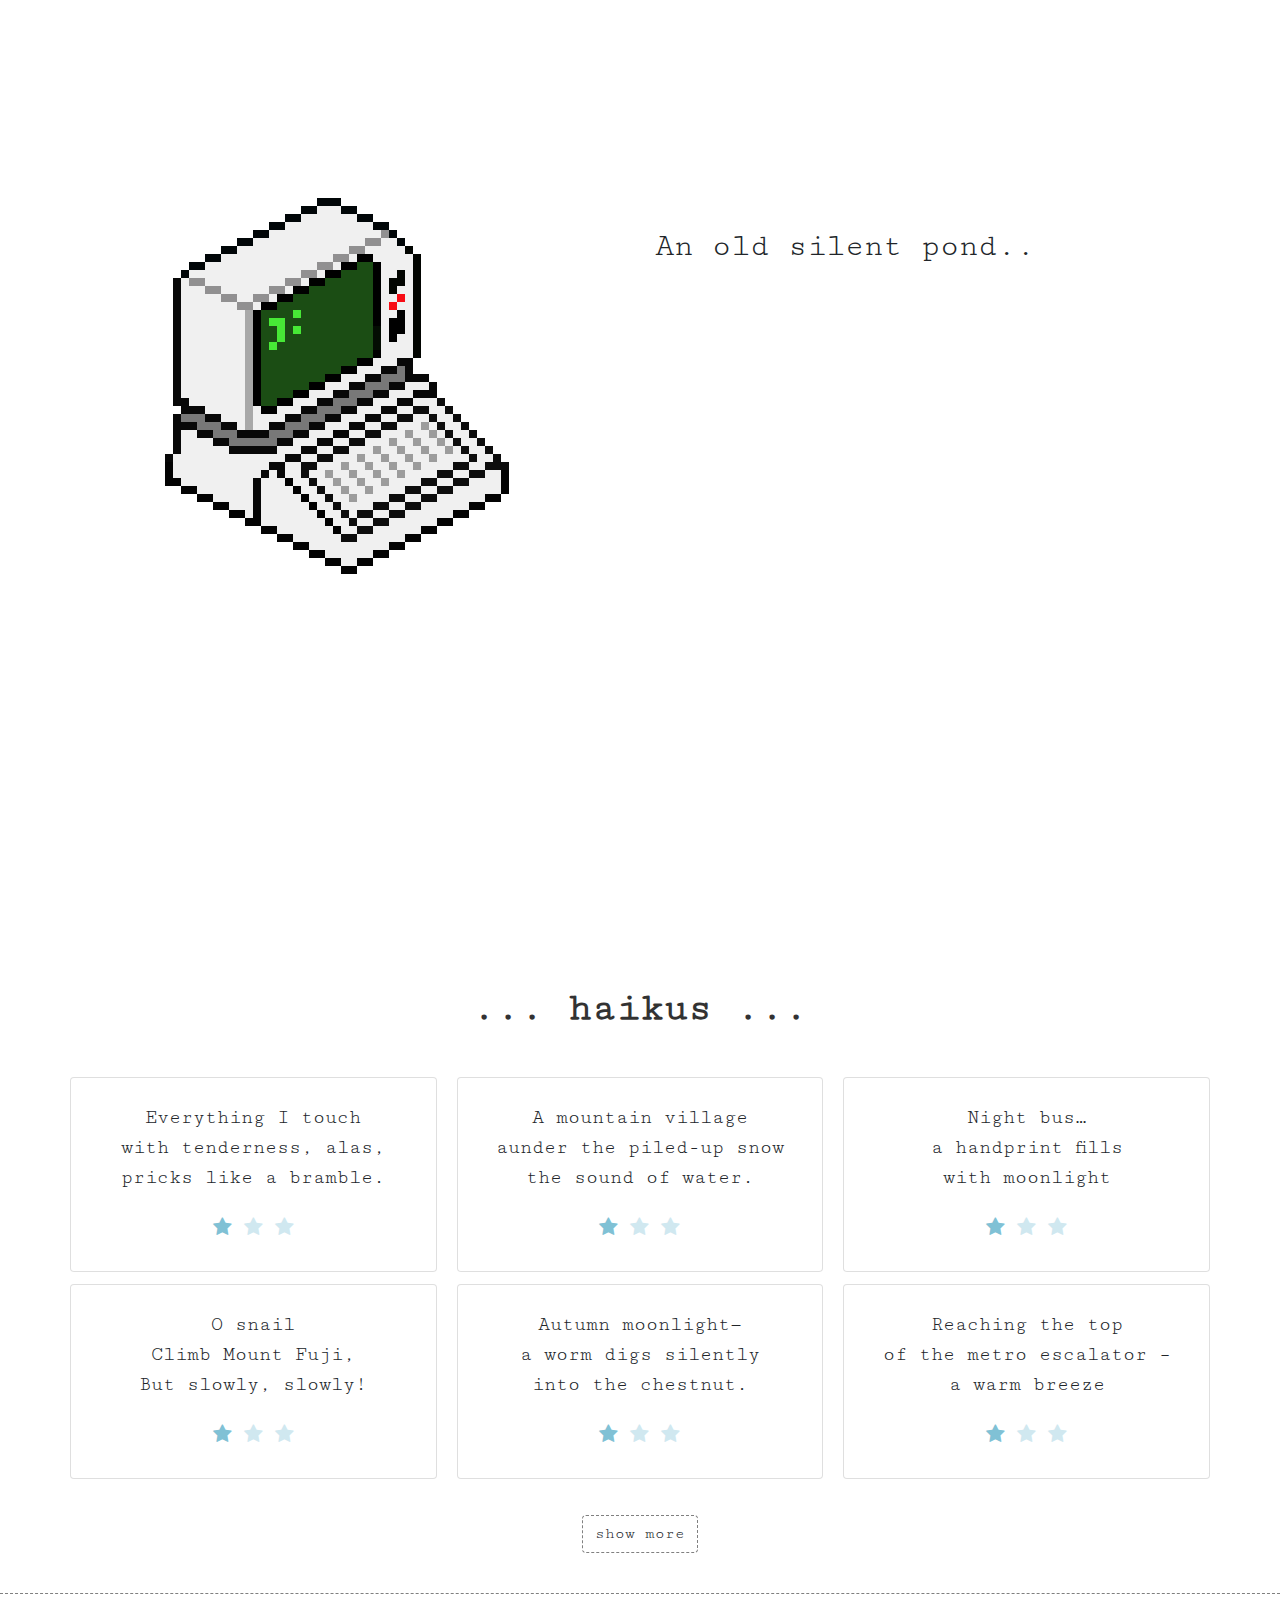
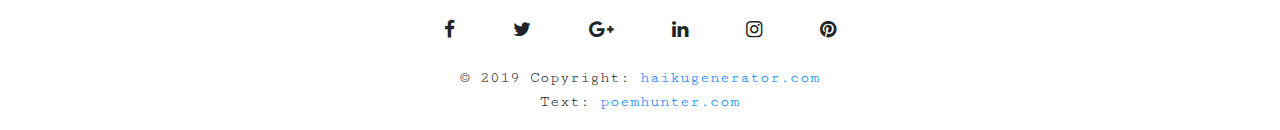
<file: index.html>
<!DOCTYPE html>
<html>
  <head>
    <title>Rate My Haiku</title>
    <meta charset="utf-8" />
    <meta
      name="viewport"
      content="width=device-width, initial-scale=1, shrink-to-fit=no"
    />
    <!-- Favicon -->
    <link rel="icon" type="image/png" href="./images/favicon.png" />

    <!-- Stylesheets -->
    <link
      rel="stylesheet"
      href="https://stackpath.bootstrapcdn.com/bootstrap/4.3.1/css/bootstrap.min.css"
      integrity="sha384-ggOyR0iXCbMQv3Xipma34MD+dH/1fQ784/j6cY/iJTQUOhcWr7x9JvoRxT2MZw1T"
      crossorigin="anonymous"
    />
    <link rel="stylesheet" type="text/css" href="./css/stylesheet.css" />

    <!-- Fonts -->
    <link
      href="https://fonts.googleapis.com/css?family=Cutive+Mono|Major+Mono+Display"
      rel="stylesheet"
    />
    <link
      href="https://stackpath.bootstrapcdn.com/font-awesome/4.7.0/css/font-awesome.min.css"
      rel="stylesheet"
      integrity="sha384-wvfXpqpZZVQGK6TAh5PVlGOfQNHSoD2xbE+QkPxCAFlNEevoEH3Sl0sibVcOQVnN"
      crossorigin="anonymous"
    />

    <!-- JQuery -->
    <script
      src="https://code.jquery.com/jquery-3.3.1.slim.min.js"
      integrity="sha384-q8i/X+965DzO0rT7abK41JStQIAqVgRVzpbzo5smXKp4YfRvH+8abtTE1Pi6jizo"
      crossorigin="anonymous"
    ></script>
  </head>

  <body>
    <!-- Nav -->
    <nav id="sticky-nav" class="navbar sticky-top navbar-light bg-light">
      <a href="#"><img src="./images/favicon.png" class="logo"/></a>
      <ul class="nav justify-content-end">
        <li class="nav-item">
          <a class="nav-link" href="#past-haikus">Haikus</a>
        </li>
        <li class="nav-item">
          <a class="nav-link" href="./about.html">About</a>
        </li>
        <li class="nav-item">
            <a class="nav-link" href="./other.html">→</a>
        </li>
      </ul>
    </nav>

    <!-- Home -->
    <div class="container">
      <div class="row">
        <div class="mic col-sm-6">
          <img
            src="./images/rmh.png"
            id="main-img"
            class="img-fluid"
            alt="Responsive image"
          />
        </div>

        <!-- Haiku -->
        <div class="main-haiku-container pt-5 col-sm-6 typewriter">
          <h2 class="main-haiku">
            An old silent pond... <br />A frog jumps into the pond,
            <br />splash! Silence again. 
            <div class='mt-2'>
              <button type="button" onClick='animateMain()' class="btn btn-dark">generate</button>
              <a href="#past-haikus" class="btn btn-dark">see more haikus</a>
              <a href="./about.html" class="btn btn-dark">about</a>
            </div>
          </h2>
        </div>
      </div>
    </div>
    

      <!-- Past Haikus -->
    <div class="container sub-container">
      <div class="row">
        <h1 id="past-haikus" class="header col-12 text-center">
          ... haikus ...
        </h1>
      </div>

      <div class="row">
        <div class="card-columns">

          <div class="card p-4 text-center">
            <blockquote class="blockquote mb-0">
              <p>
                Everything I touch <br />with tenderness, alas, <br />pricks
                like a bramble.
              </p>
              <div class="rating p-1">
                <div class="stars">
                  <a class="star rated"></a>
                  <a class="star"></a>
                  <a class="star"></a>
                </div>
              </div>
            </blockquote>
          </div>

          <div class="card p-4 text-center">
            <blockquote class="blockquote mb-0">
              <p>O snail <br />Climb Mount Fuji, <br />But slowly, slowly!</p>
              <div class="rating p-1">
                <div class="stars">
                  <a class="star rated"></a>
                  <a class="star"></a>
                  <a class="star"></a>
                </div>
              </div>
            </blockquote>
          </div>

          <div class="card p-4 text-center">
            <blockquote class="blockquote mb-0">
              <p>
                A mountain village<br />aunder the piled-up snow <br />the sound
                of water.
              </p>
              <div class="rating p-1">
                <div class="stars">
                  <a class="star rated"></a>
                  <a class="star"></a>
                  <a class="star"></a>
                </div>
              </div>
            </blockquote>
          </div>

          <div class="card p-4 text-center">
            <blockquote class="blockquote mb-0">
              <p>
                Autumn moonlight— <br />a worm digs silently<br />into the
                chestnut.
              </p>
              <div class="rating p-1">
                <div class="stars">
                  <a class="star rated"></a>
                  <a class="star"></a>
                  <a class="star"></a>
                </div>
              </div>
            </blockquote>
          </div>

          <div class="card p-4 text-center">
            <blockquote class="blockquote mb-0">
              <p>
                Night bus…
                <br />a handprint fills <br />with moonlight
              </p>
              <div class="rating p-1">
                <div class="stars">
                  <a class="star rated"></a>
                  <a class="star"></a>
                  <a class="star"></a>
                </div>
              </div>
            </blockquote>
          </div>

          <div class="card p-4 text-center">
            <blockquote class="blockquote mb-0">
              <p>
                Reaching the top
                <br />of the metro escalator – <br />a warm breeze
              </p>
              <div class="rating p-1">
                <div class="stars">
                  <a class="star rated"></a>
                  <a class="star"></a>
                  <a class="star"></a>
                </div>
              </div>
            </blockquote>
          </div>
        </div>
      </div>
      

    <!-- More Haikus  -->
      <div id='hide' class="row" >
        <div class="card-columns">

          <div class="card p-4 text-center">
            <blockquote class="blockquote mb-0">
              <p>
                Everything I touch <br />with tenderness, alas, <br />pricks
                like a bramble.
              </p>
              <div class="rating p-1">
                <div class="stars">
                  <a class="star rated"></a>
                  <a class="star"></a>
                  <a class="star"></a>
                </div>
              </div>
            </blockquote>
          </div>

          <div class="card p-4 text-center">
            <blockquote class="blockquote mb-0">
              <p>O snail <br />Climb Mount Fuji, <br />But slowly, slowly!</p>
              <div class="rating p-1">
                <div class="stars">
                  <a class="star rated"></a>
                  <a class="star"></a>
                  <a class="star"></a>
                </div>
              </div>
            </blockquote>
          </div>

          <div class="card p-4 text-center">
            <blockquote class="blockquote mb-0">
              <p>
                A mountain village<br />aunder the piled-up snow <br />the sound
                of water.
              </p>
              <div class="rating p-1">
                <div class="stars">
                  <a class="star rated"></a>
                  <a class="star"></a>
                  <a class="star"></a>
                </div>
              </div>
            </blockquote>
          </div>

          <div class="card p-4 text-center">
            <blockquote class="blockquote mb-0">
              <p>
                Reaching the top
                <br />of the metro escalator – <br />a warm breeze
              </p>
              <div class="rating p-1">
                <div class="stars">
                  <a class="star rated"></a>
                  <a class="star"></a>
                  <a class="star"></a>
                </div>
              </div>
            </blockquote>
          </div>

          <div class="card p-4 text-center">
            <blockquote class="blockquote mb-0">
              <p>
                Night bus…
                <br />a handprint fills <br />with moonlight
              </p>
              <div class="rating p-1">
                <div class="stars">
                  <a class="star rated"></a>
                  <a class="star"></a>
                  <a class="star"></a>
                </div>
              </div>
            </blockquote>
          </div>

          <div class="card p-4 text-center">
            <blockquote class="blockquote mb-0">
              <p>
                Autumn moonlight— <br />a worm digs silently<br />into the
                chestnut.
              </p>
              <div class="rating p-1">
                <div class="stars">
                  <a class="star rated"></a>
                  <a class="star"></a>
                  <a class="star"></a>
                </div>
              </div>
            </blockquote>
          </div>

        </div>
      </div>


      <div class='row justify-content-center pt-4'>
        <button onClick="show()" class='show-btn btn' id='show-more'>show more</button>
        <button onClick="showLess()" class='show-btn btn hide' id='show-less'>show less</button>
      </div>  
    </div>



    <!-- Footer -->
    <footer class="page-footer font-small text-center mt-4">
      <div class="row">
        <div class="col-12 px-4 pt-4 pb-2">
            <a class="ic fb-ic">
            <i
              class="social-icon fa fa-facebook-f fa-lg white-text mr-md-5 mr-3 fa-2x"
            >
            </i>
          </a>
          <a class="ic tw-ic">
            <i
              class="social-icon fa fa-twitter fa-lg white-text mr-md-5 mr-3 fa-2x"
            >
            </i>
          </a>
          <a class="ic gplus-ic">
            <i
              class="social-icon fa fa-google-plus fa-lg white-text mr-md-5 mr-3 fa-2x"
            >
            </i>
          </a>
          <a class="ic li-ic">
            <i
              class="social-icon fa fa-linkedin fa-lg white-text mr-md-5 mr-3 fa-2x"
            >
            </i>
          </a>
          <a class="ic ins-ic">
            <i
              class="social-icon fa fa-instagram fa-lg white-text mr-md-5 mr-3 fa-2x"
            >
            </i>
          </a>
          <a class="ic pin-ic">
            <i class="social-icon fa fa-pinterest fa-lg white-text fa-2x"> </i>
          </a>
        </div>
      </div>

      <div class="footer-copyright text-center py-3">
          © 2019 Copyright:
          <a href="#"> haikugenerator.com</a> <br>
          Text: <a href='https://www.poemhunter.com/'>poemhunter.com</a>
        </div>
      </footer>
    </footer>

    <!-- JQuery & JS -->
    <script type="text/javascript" src="./js/rating.js"></script>
    <script type="text/javascript" src="./js/typewriter.js"></script>
    <script type="text/javascript" src="./js/toggle.js"></script>
    <script> 
      function animateMain() {
        animate($(".typewriter").children())
      }
      
      animate($(".typewriter").children(), () => {
        document.getElementById("main-img").classList.add("spin")
        document.getElementById("sticky-nav").classList.add("fade-in")
      })
    </script>
  </body>
</html>
</file>
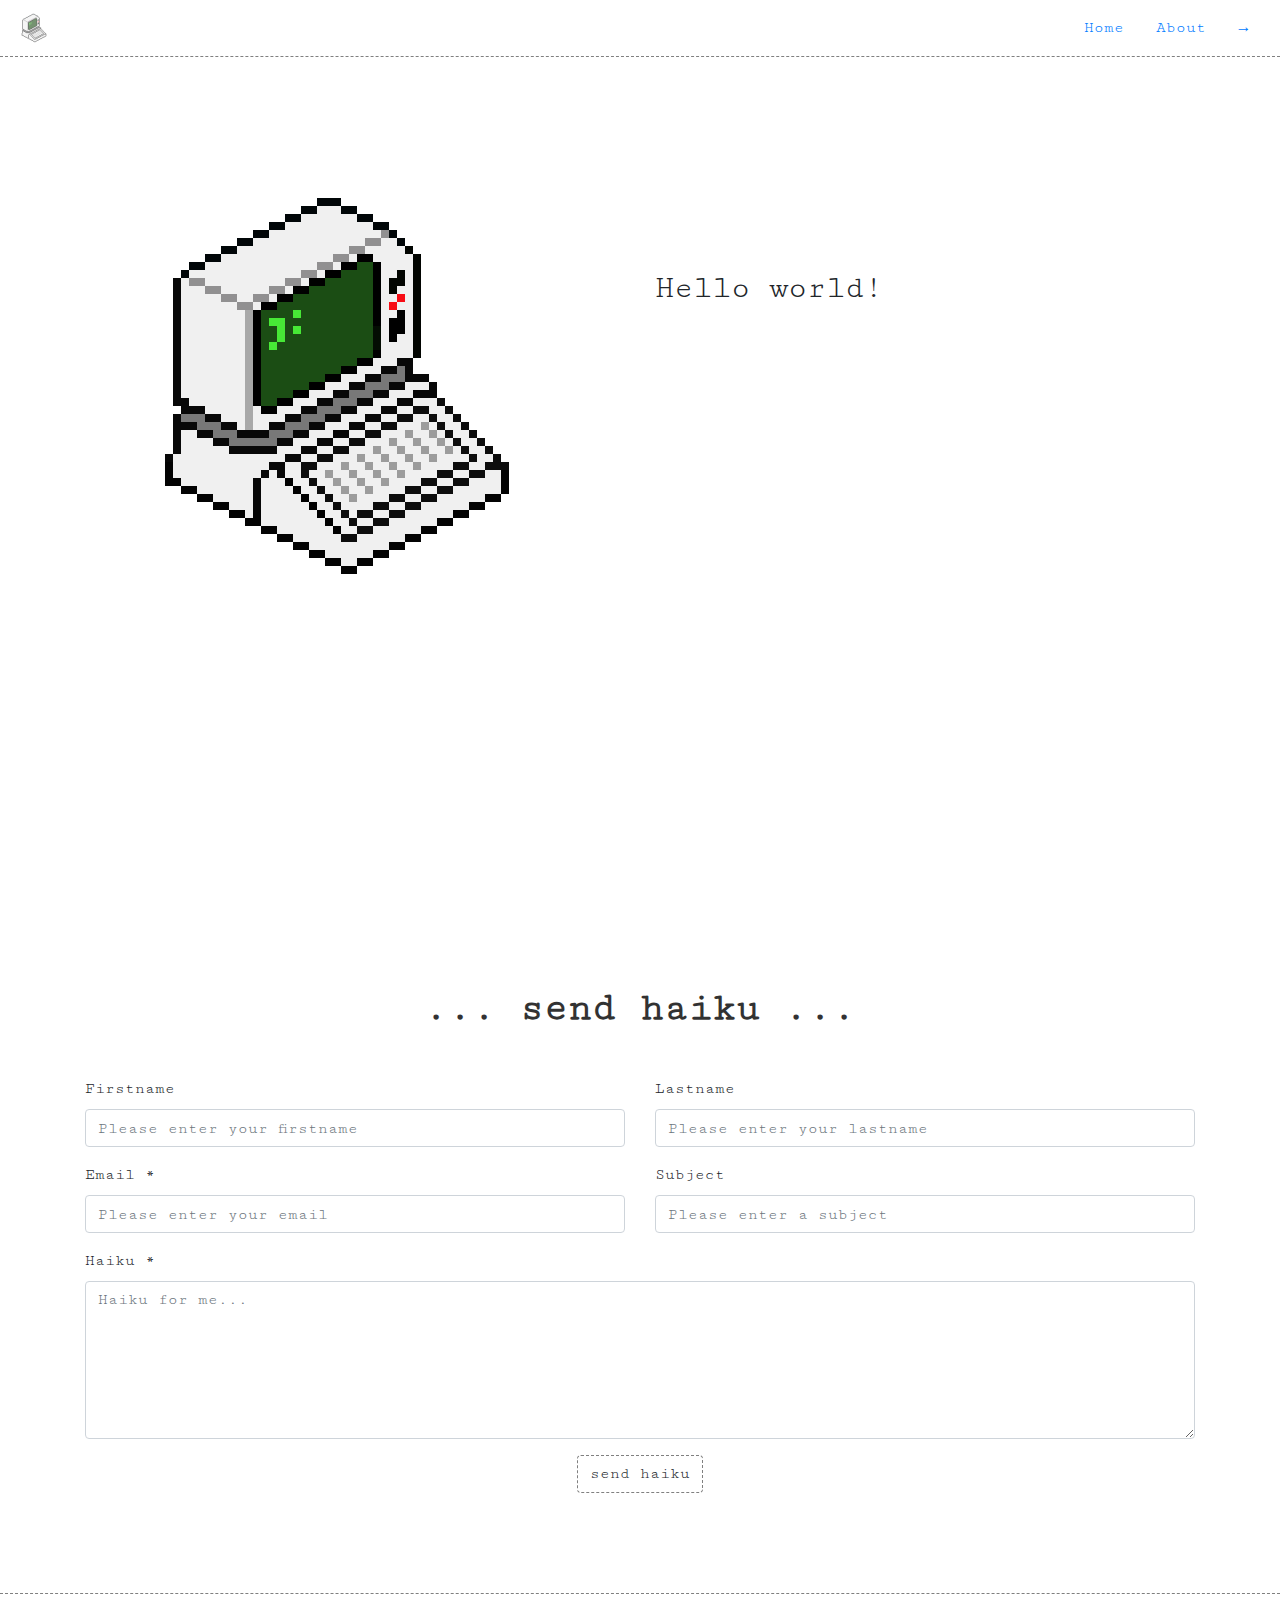
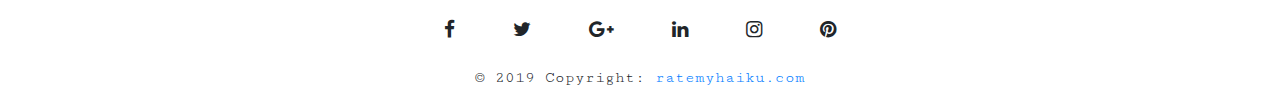
<file: about.html>
<!DOCTYPE html>
<html>
  <head>
    <title>About | Rate My Haiku</title>
    <meta charset="utf-8" />
    <meta
      name="viewport"
      content="width=device-width, initial-scale=1, shrink-to-fit=no"
    />

    <!-- Favicon -->
    <link rel="icon" type="image/png" href="./images/favicon.png" />

    <!-- Stylesheets -->
    <link
      rel="stylesheet"
      href="https://stackpath.bootstrapcdn.com/bootstrap/4.3.1/css/bootstrap.min.css"
      integrity="sha384-ggOyR0iXCbMQv3Xipma34MD+dH/1fQ784/j6cY/iJTQUOhcWr7x9JvoRxT2MZw1T"
      crossorigin="anonymous"
    />
    <link rel="stylesheet" type="text/css" href="./css/stylesheet.css" />
    <link rel="stylesheet" type="text/css" href="./css/about.css" />

    <!-- Fonts -->
    <link
      href="https://fonts.googleapis.com/css?family=Cutive+Mono|Major+Mono+Display"
      rel="stylesheet"
    />
    <link
      href="https://stackpath.bootstrapcdn.com/font-awesome/4.7.0/css/font-awesome.min.css"
      rel="stylesheet"
      integrity="sha384-wvfXpqpZZVQGK6TAh5PVlGOfQNHSoD2xbE+QkPxCAFlNEevoEH3Sl0sibVcOQVnN"
      crossorigin="anonymous"
    />

    <!-- JQuery -->
    <script
      src="https://code.jquery.com/jquery-3.3.1.slim.min.js"
      integrity="sha384-q8i/X+965DzO0rT7abK41JStQIAqVgRVzpbzo5smXKp4YfRvH+8abtTE1Pi6jizo"
      crossorigin="anonymous"
    ></script>
  </head>

  <body>
    <!-- Nav -->
    <nav
      id="sticky-nav"
      class="navbar sticky-top navbar-light bg-light fade-in"
    >
      <a href="#"><img src="./images/favicon.png" class="logo"/></a>
      <ul class="nav justify-content-end">
        <li class="nav-item">
          <a class="nav-link" href="./index.html">Home</a>
        </li>
        <li class="nav-item">
          <a class="nav-link" href="./about.html">About</a>
        </li>
        <li class="nav-item">
            <a class="nav-link" href="./other.html">→</a>
        </li>
      </ul>
    </nav>

    <!-- About -->
    <div class="container">

      <!-- Row -->
      <div class="row">
        <div class="mic col-sm">
          <img
            src="./images/rmh.png"
            id="main-img"
            class="img-fluid"
            alt="Responsive image"
          />
        </div>
        
        <!-- Descpition -->
        <div class="main-haiku-container col-sm about-des typewriter">
          <h2 class="main-haiku ">
            Hello world! <br />
            Welcome to my Haiku page. <br />
            Please, enjoy these Haikus.
            <div class='mt-2'>
              <a href="./index.html" class="btn btn-dark">back</a>
              <a href="#contact-form" class="btn btn-dark">contact</a>
              <button onClick='showWhatIs()' class="btn btn-dark"
                >haiku?</button
              >
            </div>
          </h2>
        </div>

        <div id="what-is-haiku" class="main-haiku-container col-sm what-is-haiku hide typwriter">
            <h2 class="main-haiku sub-haiku">
              <strong>What is a Haiku? </strong><br />
                <small>
                  a Japanese poem of 17 syllables, <br>
                  3 lines of 5, 7, and 5, <br>
                  traditionally evoking images of the natural world.
                </small>
               <div>
                <button onClick='showAbout()' class="btn btn-dark">back</button>
                <a href="./other.html" class="btn btn-dark">poem?</a>
              </div>
            </h2>
          </div>
      </div>
    </div>

    <!-- Contact Form -->
    <div class="container sub-container">
      <div class="row">
        <h1 class="header col-12 text-center">... send haiku ...</h1>
      </div>

      
      <div class='row'>
        <form id="contact-form" class='col-12' role="form">
            <div class="row">
              <div class="col-sm-6">
                <div class="form-group">
                  <label for="form_name">Firstname</label>
                  <input
                    type="text"
                    name="name"
                    class="form-control"
                    placeholder="Please enter your firstname"
                  />
                </div>
              </div>
              <div class="col-sm-6">
                <div class="form-group">
                  <label for="form_lastname">Lastname</label>
                  <input
                    id="form_lastname"
                    type="text"
                    name="surname"
                    class="form-control"
                    placeholder="Please enter your lastname"
                  />
                </div>
              </div>
            </div>
            <div class="row">
              <div class="col-sm-6">
                <div class="form-group">
                  <label for="form_email">Email *</label>
                  <input
                    id="form_email"
                    type="email"
                    name="email"
                    class="form-control"
                    placeholder="Please enter your email"
                    data-error="Please enter a valid email address."
                    required
                  />
                </div>
              </div>
              <div class="col-sm-6">
                <div class="form-group">
                  <label for="form_email">Subject</label>
                  <input
                    id="form_subject"
                    type="text"
                    name="subject"
                    class="form-control"
                    placeholder="Please enter a subject"
                  />
                </div>
              </div>
            </div>
            <div class="row">
              <div class="col-sm-12">
                <div class="form-group">
                  <label for="form_message">Haiku *</label>
                  <textarea
                    id="form_message"
                    name="message"
                    class="form-control"
                    placeholder="Haiku for me..."
                    data-error="Please, leave a haiku."
                    rows="6"
                    required
                  ></textarea>
                </div>
              </div>
              <div class="col-sm-12 text-center">
                <button class="btn send">
                  send haiku
                </button>
              </div>
            </div>
        </form>
      </div>
    </div>
  </div>
    <!-- Footer -->
    <footer class="page-footer font-small text-center mt-4">
        <div class="row ">
          <div class="col-12 px-4 pt-4 pb-2">
            <a class="ic fb-ic">
              <i
                class="social-icon fa fa-facebook-f fa-lg white-text mr-md-5 mr-3 fa-2x"
              >
              </i>
            </a>
            <a class="ic tw-ic">
              <i
                class="social-icon fa fa-twitter fa-lg white-text mr-md-5 mr-3 fa-2x"
              >
              </i>
            </a>
            <a class="ic gplus-ic">
              <i
                class="social-icon fa fa-google-plus fa-lg white-text mr-md-5 mr-3 fa-2x"
              >
              </i>
            </a>
            <a class="ic li-ic">
              <i
                class="social-icon fa fa-linkedin fa-lg white-text mr-md-5 mr-3 fa-2x"
              >
              </i>
            </a>
            <a class="ic ins-ic">
              <i
                class="social-icon fa fa-instagram fa-lg white-text mr-md-5 mr-3 fa-2x"
              >
              </i>
            </a>
            <a class="ic pin-ic">
              <i class="social-icon fa fa-pinterest fa-lg white-text fa-2x">
              </i>
            </a>
          </div>
        </div>

      <div class="footer-copyright text-center py-3">
        © 2019 Copyright:
        <a href="#"> ratemyhaiku.com</a>
      </div>
    </footer>

    <!-- JS -->
    <script type="text/javascript" src="./js/typewriter.js"></script>
    <script>
      function showWhatIs() { 
        document.querySelector(".about-des").classList.add("hide")
        document.querySelector(".what-is-haiku").classList.remove("hide")
        animate($("#what-is-haiku").children())
      }

      function showAbout() { 
        document.querySelector(".about-des").classList.remove("hide")
        document.querySelector(".what-is-haiku").classList.add("hide")
        animate($(".typewriter").children())

      }

      animate($(".typewriter").children())

    </script>
  </body>
</html>
</file>
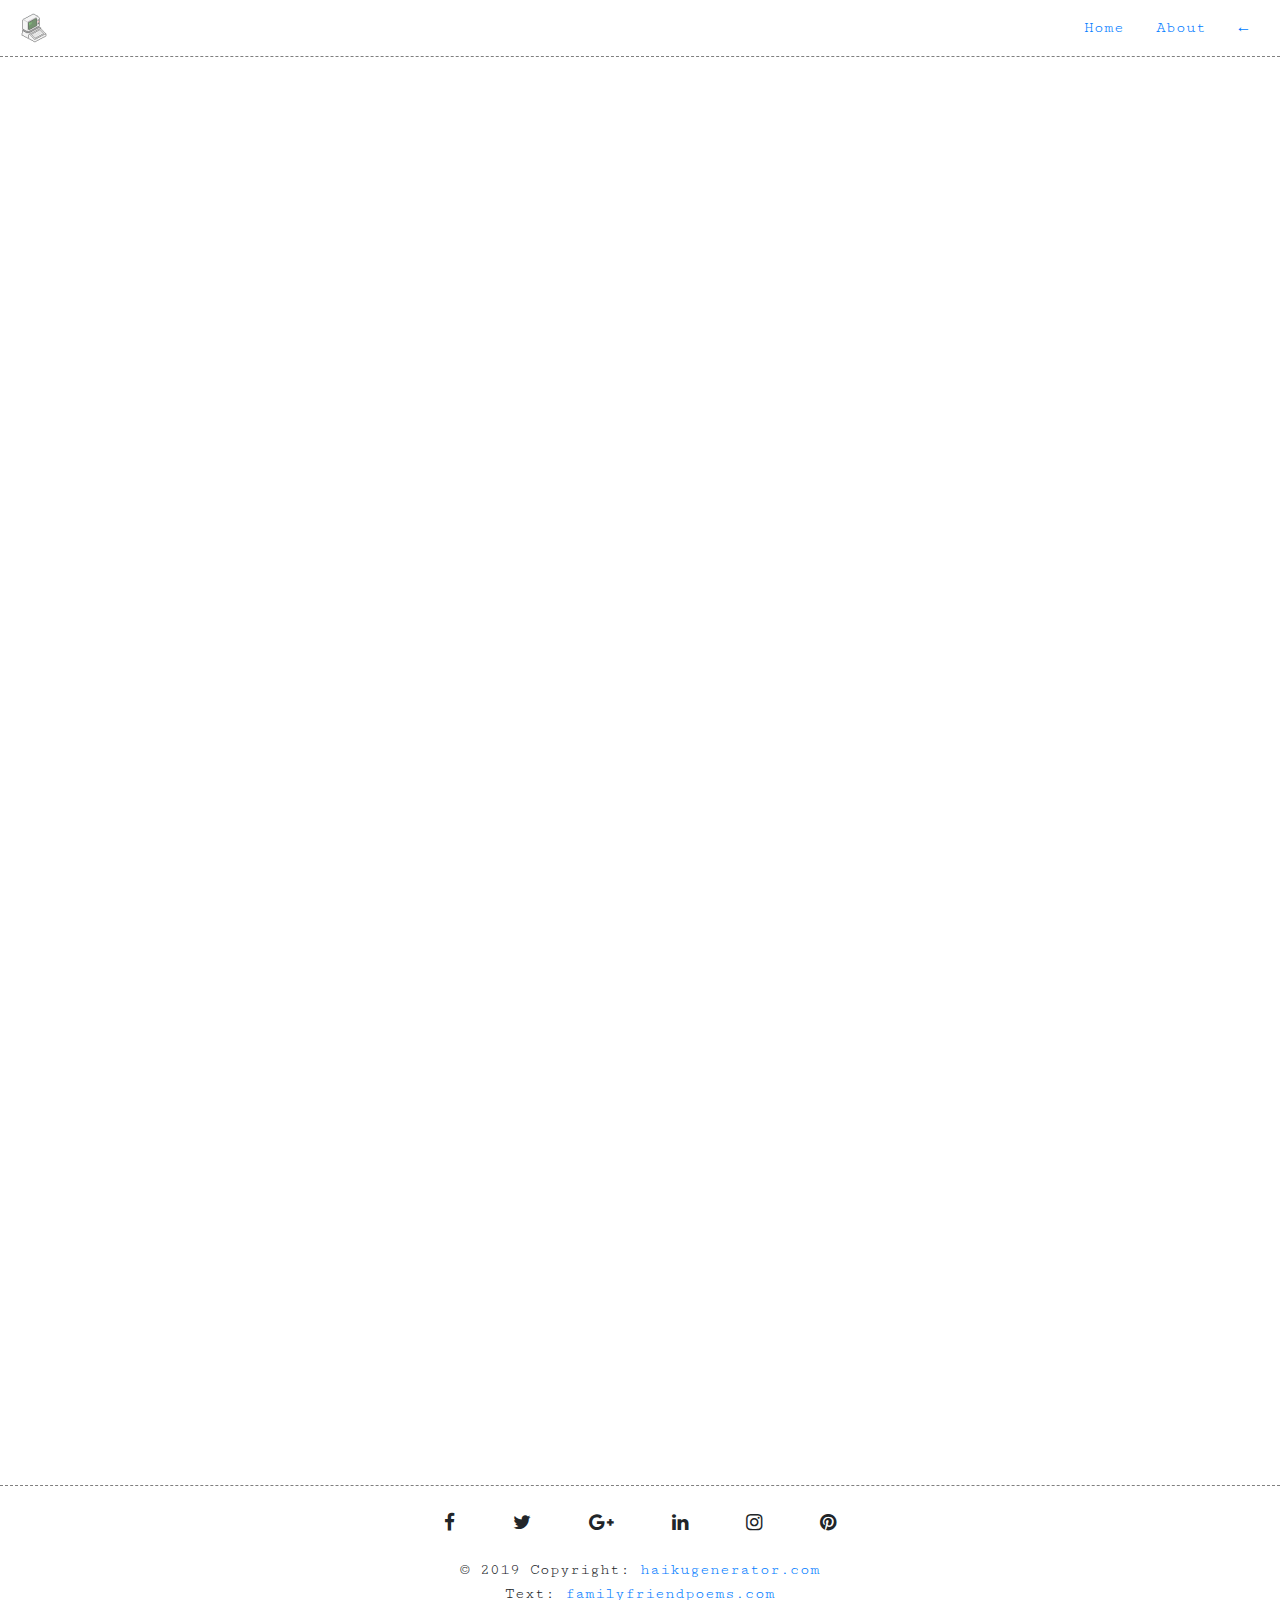
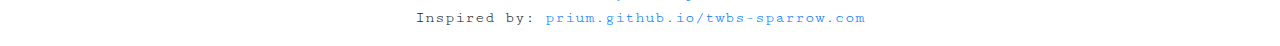
<file: other.html>
<!DOCTYPE html>
<html>
  <head>
    <title>Other Poems | Rate My Haiku</title>
    <meta charset="utf-8" />
    <meta
      name="viewport"
      content="width=device-width, initial-scale=1, shrink-to-fit=no"
    />

    <!-- Favicon -->
    <link rel="icon" type="image/png" href="./images/favicon.png" />

    <!-- Stylesheets -->
    <link
      rel="stylesheet"
      href="https://stackpath.bootstrapcdn.com/bootstrap/4.3.1/css/bootstrap.min.css"
      integrity="sha384-ggOyR0iXCbMQv3Xipma34MD+dH/1fQ784/j6cY/iJTQUOhcWr7x9JvoRxT2MZw1T"
      crossorigin="anonymous"
    />
    <link rel="stylesheet" type="text/css" href="./css/stylesheet.css" />
    <link rel="stylesheet" type="text/css" href="./css/other.css" />

    <!-- Fonts -->
    <link
      href="https://fonts.googleapis.com/css?family=Cutive+Mono|Major+Mono+Display"
      rel="stylesheet"
    />
    <link
      href="https://stackpath.bootstrapcdn.com/font-awesome/4.7.0/css/font-awesome.min.css"
      rel="stylesheet"
      integrity="sha384-wvfXpqpZZVQGK6TAh5PVlGOfQNHSoD2xbE+QkPxCAFlNEevoEH3Sl0sibVcOQVnN"
      crossorigin="anonymous"
    />
  <body>
    <!-- Nav -->
    <nav
      id="sticky-nav"
      class="navbar sticky-top navbar-light bg-light fade-in"
    >
      <a href="#"><img src="./images/favicon.png" class="logo"/></a>
      <ul class="nav justify-content-end">
        <li class="nav-item">
          <a class="nav-link" href="./index.html">Home</a>
        </li>
        <li class="nav-item">
          <a class="nav-link" href="./about.html">About</a>
        </li>
        <li class="nav-item">
          <a class="nav-link" href="#">←</a>
        </li>
      </ul>
    </nav>

    <!-- About -->
    <div class="container fade">
      <div class="row justify-content-center text-center">
        <div class="col-lg-6">
          <h1 class="header mb-3">... types of poems ...</h1>
            <p class="font-italic p-2">
              A piece of writing in which the expression of feelings and ideas
              is given intensity by particular attention to diction (sometimes
              involving rhyme), rhythm, and imagery.
            </p>
          <hr class="hr-short mt-4 border-300" />
        </div>
      </div>

      <div class="row">
        <div class="col-12 pl-lg-7">
          <div class="row align-items-center">
            <div class="col-lg-6 order-lg-2"></div>
            <div
              class="col-lg-6 border-lg-left border-lg-bottom border-300 pb-lg-8 mt-4 mt-lg-0 mb-8 mb-lg-0"
            >
              <div class="poem ml-6 ml-sm-8 ml-lg-6">
                <h3 class="mt-5">Sonnet</h3>
                <div class="poem-text">
                  <p>
                    A sonnet is a poem that has 14 lines and follows a specific
                    rhyme scheme. It comes from the Italian word that means
                    “little song.”
                  </p>
                  <blockquote class="blockquote pl-5">
                    <small>
                      <p class="mb-0">
                        How do I love thee? Let me count the ways. <br />
                        I love thee to the depth and breadth and height <br />
                        My soul can reach, when feeling out of sight <br />
                        For the ends of being and ideal grace.<br />
                      </p>
                      <footer class="blockquote-footer">
                        <cite title="Source Title"
                          >Elizabeth Barrett Browning</cite
                        >
                      </footer>
                    </small>
                  </blockquote>
                </div>
              </div>
            </div>
          </div>

          <div class="row align-items-center">
            <div
              class="col-lg-6 border-lg-right border-lg-bottom border-300 py-lg-8"
            ></div>
            <div class="col-lg-6 mt-4 mt-lg-0 mb-8 mb-lg-0 my-lg-8">
              <div class="poem ml-6 ml-sm-8 ml-lg-6">
                <h3 class="mt-5">Limerick</h3>
                <div class="poem-text">
                  <p>
                    A five-line witty poem with a distinctive rhythm. The first,
                    second and fifth lines, the longer lines, rhyme. The third
                    and fourth shorter lines rhyme. (A-A-B-B-A).
                  </p>
                  <blockquote class="blockquote pl-5">
                    <small>
                      <p class="mb-0">
                        There once was an old man from Crewe <br />
                        Who never knew quite what to do<br />
                        he scratched his poor head<br />
                        and then went to bed<br />
                        a rat ran away with his shoe<br />
                      </p>
                      <footer class="blockquote-footer">
                        <cite title="Source Title">Joleen Pink</cite>
                      </footer>
                    </small>
                  </blockquote>
                </div>
              </div>
            </div>
          </div>

          <div class="row">
            <div class="col-lg-6 order-lg-2 text-center align-self-center">
              <!--  -->
            </div>
            <div
              class="col-lg-6 border-lg-left border-lg-bottom border-300 py-lg-8 mt-4 mt-lg-0 mb-8 mb-lg-0"
            >
              <div class="poem ml-6 ml-sm-8 ml-lg-6">
                <h3 class="mt-5">Free Verse</h3>
                <div class="poem-text">
                  <p>
                    A Free Verse Poem does not follow any rules. Rhyming,
                    syllable count, punctuation, number of lines, number of
                    stanzas, and line formation is completely in their hands.
                  </p>
                  <blockquote class="blockquote pl-5">
                    <small>
                      <p class="mb-0">
                        I was sitting on the sand <br />
                        Watching the clouds pass by When I saw in the sky a lion
                        and a bear. <br />
                        I said oh my!<br />
                        I look on my left ,<br />
                        I see a white dove fly so high <br />
                        I started to cry. <br />
                        I said to myself I must be crazy. <br />
                        There is no bear or lion in the sky <br />
                        Maybe a dove and some water below <br />
                        And other things that we don't know.<br />
                      </p>
                      <footer class="blockquote-footer">
                        <cite title="Source Title">Clara Nanez</cite>
                      </footer>
                    </small>
                  </blockquote>
                </div>
              </div>
            </div>
          </div>
        </div>
      </div>
    </div>

    <!-- Footer -->
    <footer class="page-footer font-small text-center mt-4">
      <div class="row ">
        <div class="col-12 px-4 pt-4 pb-2">
          <a class="ic fb-ic">
            <i
              class="social-icon fa fa-facebook-f fa-lg white-text mr-md-5 mr-3 fa-2x"
            >
            </i>
          </a>
          <a class="ic tw-ic">
            <i
              class="social-icon fa fa-twitter fa-lg white-text mr-md-5 mr-3 fa-2x"
            >
            </i>
          </a>
          <a class="ic gplus-ic">
            <i
              class="social-icon fa fa-google-plus fa-lg white-text mr-md-5 mr-3 fa-2x"
            >
            </i>
          </a>
          <a class="ic li-ic">
            <i
              class="social-icon fa fa-linkedin fa-lg white-text mr-md-5 mr-3 fa-2x"
            >
            </i>
          </a>
          <a class="ic ins-ic">
            <i
              class="social-icon fa fa-instagram fa-lg white-text mr-md-5 mr-3 fa-2x"
            >
            </i>
          </a>
          <a class="ic pin-ic">
            <i class="social-icon fa fa-pinterest fa-lg white-text fa-2x"> </i>
          </a>
        </div>
      </div>

      <div class="footer-copyright text-center py-3">
        © 2019 Copyright:
        <a href="#"> haikugenerator.com</a> <br />
        Text:
        <a href="https://www.familyfriendpoems.com">familyfriendpoems.com</a>
        <br />
        Inspired by:
        <a href="https://prium.github.io/twbs-sparrow/home-default.html"
          >prium.github.io/twbs-sparrow.com</a
        >
      </div>
    </footer>
    <!-- JQuery & JS -->
  </body>
</html>
</file>
<file: css/stylesheet.css>
html {
  scroll-behavior: smooth;
}

body {
  font-family: "Major Mono Display", monospace;
  font-family: "Cutive Mono", monospace;
}

.container {
  padding-top: 13vh;
  min-height: 90vh;
}

.sub-container {
  min-height: 78vh;
}

/* --- Nav Bar --- */
.bg-light {
  background-color: white !important;
  border-bottom: 1px dashed grey;
  opacity: 0;
}

.logo {
  opacity: 0.6;
}

.logo:hover {
  transform: rotate(360deg);
  transition: all 0.3s linear;
}

/* --- Home Page --- */
#main-img {
  width: 35vw;
}

.main-haiku-container {
  padding-top: 10vh;
}
.main-haiku {
  line-height: 1.5em;
  margin-bottom: 5vh;
}

.btn-dark:not(:disabled):not(.disabled):active:focus,
.btn-dark:focus {
  box-shadow: none;
  transition: none;
}

/* --- Headers --- */
.header {
  font-weight: bold;
  color: black;
  opacity: 0.8;
  margin-bottom: 5vh;
}

/* --- Past Haikus --- */
.card {
  cursor: pointer;
}

.card:hover {
  box-shadow: 4px 4px 4px grey;
}

/* -- Show More Button -- */

.button-container {
  margin-top: 3vh;
}

.show-btn {
  border: 1px dashed grey;
}

.show-btn:hover {
  border: 1px solid black;
}

/* --- Star Ratings --- */
.rating {
  padding: 0.2vw;
  cursor: pointer;
}

.star:before {
  font-family: "FontAwesome";
  content: "\f005";
  color: #d0e8f0;
}

.star:hover:before,
.star.to_rate:before,
.star.rated:before {
  color: #80c1d5;
}

/* --- Footer --- */
.page-footer {
  margin-top: 5vh;
  border-top: 1px dashed grey;
}

/* --- Socials --- */
.socials {
  padding: 3vh 3vh 2vh 3vh !important;
}

.social-icon {
  font-size: 1.2em !important;
  cursor: pointer;
}

.ic:hover > .social-icon {
  color: #007bff;
  transform: rotate(360deg);
  transition: all 0.3s linear;
}

/* --- Animations --- */
.fade-in {
  opacity: 1;
  transition: all 2s ease-in-out;
}

.spin {
  transform: rotate(360deg);
  transition: all 0.5s linear;
}

#hide {
  height: 0;
  overflow: hidden;
  transition: height 1s linear;
}

.show {
  height: 50vh !important;
}

.hide {
  display: none;
}
</file>
<file: css/about.css>
/* --- Contact Form --- */
.send {
  border: 1px dashed grey;
}

.send:hover {
  border: 1px solid black;
}

.sub-haiku {
  font-size: 1.7em;
  line-height: 1.5em;
}
</file>
<file: css/other.css>
.fade-in {
  transition: none;
}

.container {
  padding-top: 5vh;
}

.poem-text {
  opacity: 0.4;
  cursor: default;
}

.poem-text:hover {
  opacity: 1;
  transition: all 0.3s ease-in-out;
}
</file>
